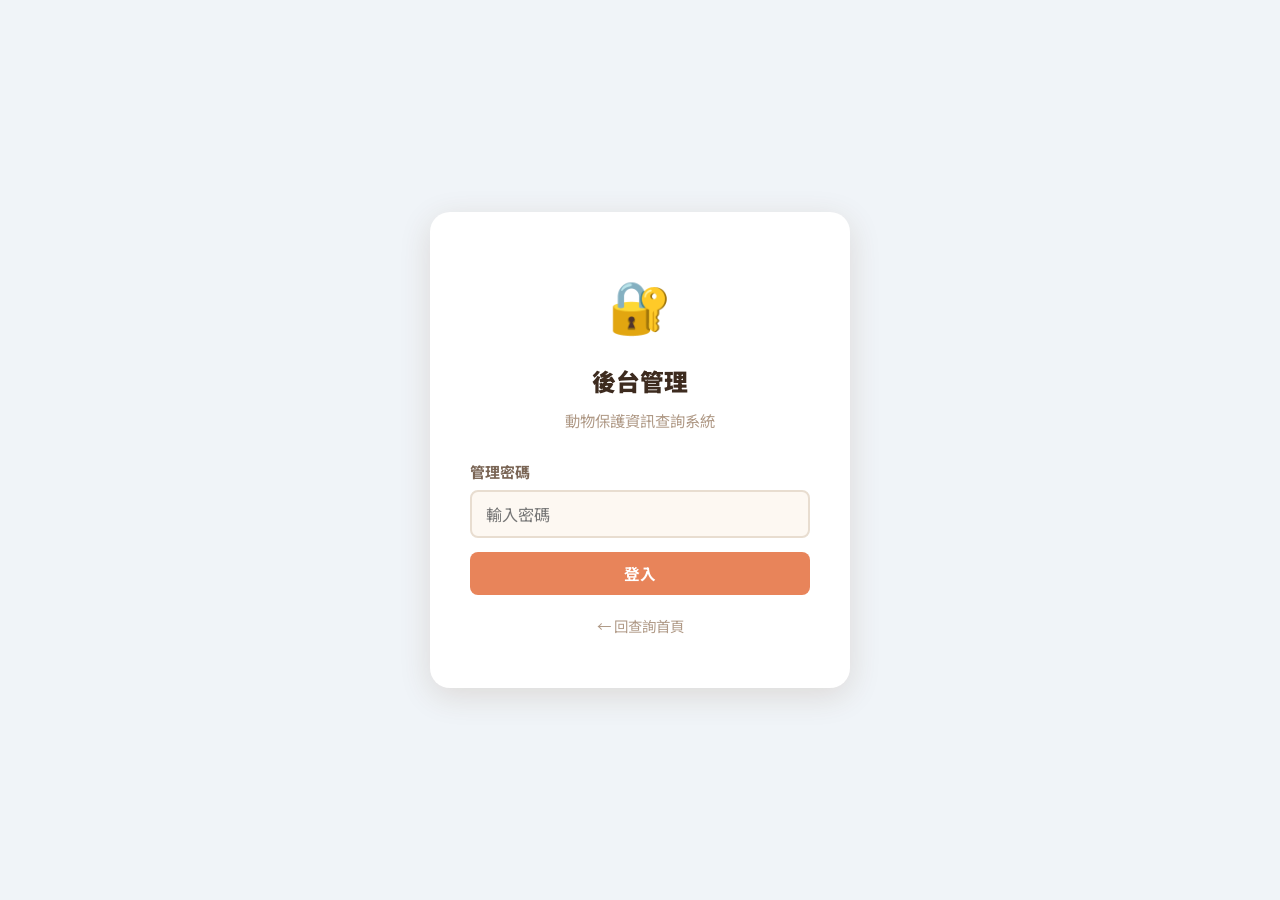
<file: admin.html>
<!DOCTYPE html>
<html lang="zh-TW">
<head>
  <meta charset="UTF-8">
  <meta name="viewport" content="width=device-width, initial-scale=1.0">
  <title>後台管理 · 動物保護資訊系統</title>
  <link rel="stylesheet" href="style.css">
</head>
<body class="admin-body">

<!-- Login Screen -->
<div class="admin-login" id="login-screen">
  <div class="login-card">
    <div class="login-icon">🔐</div>
    <div class="login-title">後台管理</div>
    <div class="login-sub">動物保護資訊查詢系統</div>
    <div class="form-group">
      <label>管理密碼</label>
      <input type="password" id="pw-input" placeholder="輸入密碼" autocomplete="current-password">
      <div class="error-msg" id="pw-error">密碼錯誤，請重試</div>
    </div>
    <button class="btn btn-primary btn-block" onclick="doLogin()">登入</button>
    <div style="margin-top:16px">
      <a href="index.html" style="font-size:0.85rem;color:var(--text-light)">← 回查詢首頁</a>
    </div>
  </div>
</div>

<!-- Admin Panel (hidden until login) -->
<div id="admin-panel" style="display:none">

  <!-- Header -->
  <header class="admin-header">
    <div class="admin-title">⚙ 後台管理 · 動物保護資訊系統</div>
    <div class="admin-actions">
      <button class="btn btn-success" onclick="exportJSON()">📥 匯出 JSON</button>
      <label class="btn btn-secondary" style="cursor:pointer">
        📤 匯入 JSON
        <input type="file" id="import-file" accept=".json" style="display:none" onchange="importJSON(this)">
      </label>
      <button class="btn btn-secondary" onclick="clearStorage()">🗑 清除暫存</button>
      <a href="index.html" class="btn btn-secondary">← 回首頁</a>
      <button class="btn btn-danger" onclick="doLogout()">登出</button>
    </div>
  </header>

  <!-- Layout -->
  <div class="admin-layout">

    <!-- Sidebar: County Select -->
    <div class="admin-sidebar">
      <div class="admin-sidebar-title">縣市</div>
      <div id="admin-county-nav"></div>
    </div>

    <!-- Main Content -->
    <div class="admin-content">

      <!-- Marquee Edit -->
      <div class="admin-section">
        <div class="admin-section-title">📢 跑馬燈文字</div>
        <div class="marquee-edit">
          <textarea id="marquee-input" placeholder="輸入跑馬燈公告文字…"></textarea>
          <button class="btn btn-primary" onclick="saveMarquee()">儲存</button>
        </div>
      </div>

      <!-- Topic & Items -->
      <div class="admin-section">
        <div class="admin-section-title" style="justify-content:space-between">
          <span>📚 主題與資料管理</span>
          <button class="btn btn-success" style="font-size:0.85rem;padding:6px 14px" onclick="openAddTopic()">＋ 新增主題</button>
        </div>
        <div class="topic-tree" id="admin-topic-tree"></div>
      </div>

    </div>
  </div>
</div>

<!-- Modal: Add/Edit Topic -->
<div class="modal-overlay hidden" id="modal-topic">
  <div class="modal">
    <div class="modal-title" id="modal-topic-title">新增主題</div>
    <div class="form-group">
      <label>主題名稱</label>
      <input type="text" id="topic-name-input" placeholder="例：服務時間與聯繫">
    </div>
    <div class="modal-actions">
      <button class="btn btn-secondary" onclick="closeModal('modal-topic')">取消</button>
      <button class="btn btn-primary" onclick="saveTopic()">儲存</button>
    </div>
  </div>
</div>

<!-- Modal: Confirm Delete -->
<div class="modal-overlay hidden" id="modal-confirm">
  <div class="modal" style="max-width:420px">
    <div class="modal-title">⚠ 確認刪除</div>
    <p id="confirm-msg" style="color:var(--text-sub);font-size:0.95rem;margin-bottom:10px"></p>
    <div class="modal-actions">
      <button class="btn btn-secondary" onclick="closeModal('modal-confirm')">取消</button>
      <button class="btn btn-danger" id="confirm-ok-btn">確認刪除</button>
    </div>
  </div>
</div>

<!-- Toast -->
<div class="toast" id="toast"></div>

<script>
(function() {
  let appData = null;
  let currentCountyId = null;
  let editingTopicIdx = null;
  let confirmCallback = null;

  /* ════════════════════════
     LOGIN
  ════════════════════════ */
  window.doLogin = function() {
    const pw = document.getElementById('pw-input').value;
    loadData(() => {
      const expected = (appData.settings && appData.settings.admin_password) || '1959';
      if (pw === expected) {
        document.getElementById('login-screen').style.display = 'none';
        document.getElementById('admin-panel').style.display = 'block';
        document.getElementById('pw-error').classList.remove('show');
        buildAdminUI();
      } else {
        document.getElementById('pw-error').classList.add('show');
        document.getElementById('pw-input').value = '';
        document.getElementById('pw-input').focus();
      }
    });
  };

  document.getElementById('pw-input').addEventListener('keydown', e => {
    if (e.key === 'Enter') doLogin();
  });

  window.doLogout = function() {
    document.getElementById('admin-panel').style.display = 'none';
    document.getElementById('login-screen').style.display = 'flex';
    document.getElementById('pw-input').value = '';
  };

  /* ════════════════════════
     DATA LOAD / SAVE
  ════════════════════════ */
  function loadData(cb) {
    if (appData) { cb && cb(); return; }
    const saved = localStorage.getItem('animalData');
    if (saved) {
      try { appData = JSON.parse(saved); cb && cb(); return; } catch(e) {}
    }
    fetch('data.json')
      .then(r => r.json())
      .then(d => { appData = d; cb && cb(); })
      .catch(() => {
        toast('無法載入資料', 'err');
        appData = { counties: [], settings: { admin_password: '1959', site_title: '動物保護資訊查詢系統' } };
        cb && cb();
      });
  }

  function saveData() {
    localStorage.setItem('animalData', JSON.stringify(appData));
    toast('已儲存至瀏覽器暫存', 'ok');
  }

  window.exportJSON = function() {
    if (!appData) return;
    const blob = new Blob([JSON.stringify(appData, null, 2)], { type: 'application/json' });
    const url = URL.createObjectURL(blob);
    const a = document.createElement('a');
    a.href = url;
    a.download = 'data.json';
    a.click();
    URL.revokeObjectURL(url);
    toast('已匯出 data.json', 'ok');
  };

  window.importJSON = function(input) {
    const file = input.files[0];
    if (!file) return;
    const reader = new FileReader();
    reader.onload = e => {
      try {
        appData = JSON.parse(e.target.result);
        saveData();
        buildAdminUI();
        toast('匯入成功', 'ok');
      } catch(err) {
        toast('JSON 格式錯誤', 'err');
      }
    };
    reader.readAsText(file);
    input.value = '';
  };

  window.clearStorage = function() {
    if (!confirm('確定清除瀏覽器暫存？清除後將重新讀取 data.json。')) return;
    localStorage.removeItem('animalData');
    appData = null;
    loadData(() => { buildAdminUI(); toast('已清除暫存', 'ok'); });
  };

  /* ════════════════════════
     BUILD UI
  ════════════════════════ */
  function buildAdminUI() {
    buildCountyNav();
    if (appData.counties && appData.counties.length > 0) {
      selectAdminCounty(currentCountyId || appData.counties[0].id);
    }
  }

  function buildCountyNav() {
    const nav = document.getElementById('admin-county-nav');
    nav.innerHTML = '';
    (appData.counties || []).forEach(c => {
      const btn = document.createElement('button');
      btn.className = 'admin-county-btn';
      btn.dataset.id = c.id;
      btn.style.backgroundColor = c.color || '#888';
      btn.textContent = c.name;
      btn.addEventListener('click', () => selectAdminCounty(c.id));
      nav.appendChild(btn);
    });
  }

  function selectAdminCounty(id) {
    currentCountyId = id;
    document.querySelectorAll('.admin-county-btn').forEach(b => {
      b.classList.toggle('active', b.dataset.id === id);
    });
    const county = getCounty();
    if (!county) return;
    document.getElementById('marquee-input').value = county.marquee || '';
    renderAdminTopics();
  }

  function getCounty() {
    return (appData.counties || []).find(c => c.id === currentCountyId);
  }

  /* ════════════════════════
     NORMALIZE IMAGES
     向下相容: image string → images array
  ════════════════════════ */
  function getImages(item) {
    if (item.images && Array.isArray(item.images)) return item.images;
    if (item.image && typeof item.image === 'string') return [item.image];
    return [];
  }

  /* ════════════════════════
     RENDER ADMIN TOPICS
  ════════════════════════ */
  function renderAdminTopics() {
    const county = getCounty();
    if (!county) return;
    const tree = document.getElementById('admin-topic-tree');
    tree.innerHTML = '';

    (county.topics || []).forEach((topic, ti) => {
      const node = document.createElement('div');
      node.className = 'topic-node';
      node.dataset.ti = ti;

      const hd = document.createElement('div');
      // Default open
      hd.className = 'topic-node-hd open';
      hd.innerHTML = `
        <span class="topic-node-title">${escHtml(topic.title)}</span>
        <span class="topic-node-count">${(topic.items||[]).length} 則</span>
        <span class="topic-node-arrow">▼</span>
        <div class="topic-node-actions">
          <button class="icon-btn edit" title="編輯主題名稱" onclick="event.stopPropagation();openEditTopic(${ti})">✏</button>
          <button class="icon-btn del" title="刪除主題" onclick="event.stopPropagation();deleteTopic(${ti})">🗑</button>
        </div>
      `;

      const itemList = document.createElement('div');
      // Default open
      itemList.className = 'item-list open';
      itemList.id = 'topic-items-' + ti;

      (topic.items || []).forEach((item, ii) => {
        itemList.appendChild(buildItemEntry(ti, ii, item));
      });

      // Add item button row (with inline form placeholder)
      const addRow = document.createElement('div');
      addRow.className = 'add-topic-row';
      addRow.id = 'add-row-' + ti;
      addRow.innerHTML = `<button class="btn btn-success" style="font-size:0.83rem;padding:6px 14px" onclick="openInlineAdd(${ti})">＋ 新增資料</button>`;
      itemList.appendChild(addRow);

      hd.addEventListener('click', () => {
        hd.classList.toggle('open');
        itemList.classList.toggle('open');
      });

      node.appendChild(hd);
      node.appendChild(itemList);
      tree.appendChild(node);
    });
  }

  /* ────────────────────────
     Build single item entry
  ──────────────────────── */
  function buildItemEntry(ti, ii, item) {
    const row = document.createElement('div');
    row.className = 'item-entry';
    row.id = `item-entry-${ti}-${ii}`;
    row.innerHTML = `
      <div class="item-entry-main">
        <span class="item-entry-q">${escHtml(item.question)}</span>
      </div>
      <div class="item-entry-actions">
        <button class="icon-btn edit" title="編輯" onclick="openInlineEdit(${ti},${ii})">✏</button>
        <button class="icon-btn del" title="刪除" onclick="deleteItem(${ti},${ii})">🗑</button>
      </div>
    `;
    return row;
  }

  /* ════════════════════════
     INLINE EDIT FORM
  ════════════════════════ */
  // pendingImages: { zoneId → [base64...] }
  const pendingImagesMap = {};

  function buildInlineForm(zoneId, item) {
    // item = null for add, object for edit
    const images = item ? getImages(item) : [];
    pendingImagesMap[zoneId] = [...images];

    const thumbsHtml = images.map((src, idx) =>
      `<div class="img-thumb-wrap" id="thumb-${zoneId}-${idx}">
        <img class="img-thumb" src="${escHtml(src)}" alt="圖片${idx+1}">
        <button type="button" class="img-thumb-del" onclick="removeInlineImage('${zoneId}',${idx})" title="移除">✕</button>
      </div>`
    ).join('');

    const zone = document.createElement('div');
    zone.className = 'inline-edit-zone';
    zone.id = zoneId;
    zone.innerHTML = `
      <div class="inline-edit-fields">
        <div class="form-group">
          <label>問題 / 標題</label>
          <input type="text" class="iez-question" placeholder="問題或標題" value="${escHtml(item ? item.question : '')}">
        </div>
        <div class="form-group">
          <label>回答 / 內容</label>
          <textarea class="iez-answer" rows="5" placeholder="詳細回答或說明…">${escHtml(item ? (item.answer || '') : '')}</textarea>
        </div>
        <div class="form-group">
          <label>電話（選填）</label>
          <input type="text" class="iez-phone" placeholder="04-1234567" value="${escHtml(item ? (item.phone || '') : '')}">
        </div>
        <div class="form-group">
          <label>連結（選填）</label>
          <input type="url" class="iez-link" placeholder="https://…" value="${escHtml(item ? (item.link || '') : '')}">
        </div>
        <div class="form-group">
          <label>圖片（可上傳多張）</label>
          <input type="file" class="iez-images" multiple accept="image/*">
          <div class="img-thumb-list" id="thumbs-${zoneId}">${thumbsHtml}</div>
        </div>
      </div>
      <div class="inline-edit-actions">
        <button type="button" class="btn btn-secondary" onclick="cancelInlineEdit('${zoneId}')">取消</button>
        <button type="button" class="btn btn-primary" onclick="saveInlineEdit('${zoneId}')">儲存</button>
      </div>
    `;

    // File input handler
    zone.querySelector('.iez-images').addEventListener('change', function() {
      const files = Array.from(this.files);
      const readers = files.map(f => new Promise(resolve => {
        const r = new FileReader();
        r.onload = e => resolve(e.target.result);
        r.readAsDataURL(f);
      }));
      Promise.all(readers).then(results => {
        pendingImagesMap[zoneId].push(...results);
        renderInlineThumbs(zoneId);
      });
      this.value = '';
    });

    return zone;
  }

  function renderInlineThumbs(zoneId) {
    const imgs = pendingImagesMap[zoneId] || [];
    const container = document.getElementById('thumbs-' + zoneId);
    if (!container) return;
    container.innerHTML = imgs.map((src, idx) =>
      `<div class="img-thumb-wrap">
        <img class="img-thumb" src="${escHtml(src)}" alt="圖片${idx+1}">
        <button type="button" class="img-thumb-del" onclick="removeInlineImage('${zoneId}',${idx})" title="移除">✕</button>
      </div>`
    ).join('');
  }

  window.removeInlineImage = function(zoneId, idx) {
    if (!pendingImagesMap[zoneId]) return;
    pendingImagesMap[zoneId].splice(idx, 1);
    renderInlineThumbs(zoneId);
  };

  /* ── Open inline edit for existing item ── */
  window.openInlineEdit = function(ti, ii) {
    // Close any other open inline zones first
    closeAllInlineZones();

    const county = getCounty();
    const item = county.topics[ti].items[ii];
    const zoneId = `iez-edit-${ti}-${ii}`;
    const entryEl = document.getElementById(`item-entry-${ti}-${ii}`);
    if (!entryEl) return;

    // Hide the entry row's actions temporarily by adding editing class
    entryEl.classList.add('editing');

    const zone = buildInlineForm(zoneId, item);
    zone.dataset.ti = ti;
    zone.dataset.ii = ii;
    zone.dataset.mode = 'edit';

    entryEl.insertAdjacentElement('afterend', zone);
    zone.querySelector('.iez-question').focus();
  };

  /* ── Open inline add at bottom of topic ── */
  window.openInlineAdd = function(ti) {
    closeAllInlineZones();

    const addRow = document.getElementById('add-row-' + ti);
    if (!addRow) return;

    const zoneId = `iez-add-${ti}`;
    const zone = buildInlineForm(zoneId, null);
    zone.dataset.ti = ti;
    zone.dataset.mode = 'add';

    addRow.insertAdjacentElement('beforebegin', zone);
    addRow.style.display = 'none';
    zone.querySelector('.iez-question').focus();
  };

  function closeAllInlineZones() {
    document.querySelectorAll('.inline-edit-zone').forEach(z => {
      const ti = z.dataset.ti;
      const ii = z.dataset.ii;
      const mode = z.dataset.mode;

      if (mode === 'edit' && ti !== undefined && ii !== undefined) {
        const entryEl = document.getElementById(`item-entry-${ti}-${ii}`);
        if (entryEl) entryEl.classList.remove('editing');
      }
      if (mode === 'add' && ti !== undefined) {
        const addRow = document.getElementById('add-row-' + ti);
        if (addRow) addRow.style.display = '';
      }
      delete pendingImagesMap[z.id];
      z.remove();
    });
  }

  window.cancelInlineEdit = function(zoneId) {
    const zone = document.getElementById(zoneId);
    if (!zone) return;
    const ti = zone.dataset.ti;
    const ii = zone.dataset.ii;
    const mode = zone.dataset.mode;

    if (mode === 'edit' && ti !== undefined && ii !== undefined) {
      const entryEl = document.getElementById(`item-entry-${ti}-${ii}`);
      if (entryEl) entryEl.classList.remove('editing');
    }
    if (mode === 'add' && ti !== undefined) {
      const addRow = document.getElementById('add-row-' + ti);
      if (addRow) addRow.style.display = '';
    }
    delete pendingImagesMap[zoneId];
    zone.remove();
  };

  window.saveInlineEdit = function(zoneId) {
    const zone = document.getElementById(zoneId);
    if (!zone) return;

    const question = zone.querySelector('.iez-question').value.trim();
    if (!question) { toast('請輸入問題/標題', 'err'); return; }

    const answer = zone.querySelector('.iez-answer').value.trim();
    const phone = zone.querySelector('.iez-phone').value.trim() || null;
    const link = zone.querySelector('.iez-link').value.trim() || null;
    const images = pendingImagesMap[zoneId] || [];

    const county = getCounty();
    const ti = parseInt(zone.dataset.ti);
    const mode = zone.dataset.mode;

    if (mode === 'add') {
      county.topics[ti].items = county.topics[ti].items || [];
      county.topics[ti].items.push({
        id: currentCountyId + '_item_' + Date.now(),
        question, answer, phone, link,
        images: images.length > 0 ? images : undefined
      });
    } else {
      const ii = parseInt(zone.dataset.ii);
      const item = county.topics[ti].items[ii];
      item.question = question;
      item.answer = answer;
      item.phone = phone;
      item.link = link;
      // Remove old single-image field, store as array
      delete item.image;
      item.images = images.length > 0 ? images : undefined;
    }

    saveData();
    // Clean up and re-render
    delete pendingImagesMap[zoneId];
    renderAdminTopics();
    // Re-expand this topic
    const hd = document.querySelector(`#admin-topic-tree .topic-node:nth-child(${ti+1}) .topic-node-hd`);
    const list = document.getElementById('topic-items-' + ti);
    if (hd && list) { hd.classList.add('open'); list.classList.add('open'); }
  };

  /* ════════════════════════
     MARQUEE
  ════════════════════════ */
  window.saveMarquee = function() {
    const county = getCounty();
    if (!county) return;
    county.marquee = document.getElementById('marquee-input').value;
    saveData();
  };

  /* ════════════════════════
     TOPIC CRUD (Modal)
  ════════════════════════ */
  window.openAddTopic = function() {
    editingTopicIdx = null;
    document.getElementById('modal-topic-title').textContent = '新增主題';
    document.getElementById('topic-name-input').value = '';
    openModal('modal-topic');
    setTimeout(() => document.getElementById('topic-name-input').focus(), 80);
  };

  window.openEditTopic = function(ti) {
    const county = getCounty();
    editingTopicIdx = ti;
    document.getElementById('modal-topic-title').textContent = '編輯主題名稱';
    document.getElementById('topic-name-input').value = county.topics[ti].title;
    openModal('modal-topic');
    setTimeout(() => document.getElementById('topic-name-input').focus(), 80);
  };

  window.saveTopic = function() {
    const name = document.getElementById('topic-name-input').value.trim();
    if (!name) { toast('請輸入主題名稱', 'err'); return; }
    const county = getCounty();
    if (editingTopicIdx === null) {
      county.topics = county.topics || [];
      const id = currentCountyId + '_topic_' + Date.now();
      county.topics.push({ id, title: name, items: [] });
    } else {
      county.topics[editingTopicIdx].title = name;
    }
    saveData();
    renderAdminTopics();
    closeModal('modal-topic');
  };

  window.deleteTopic = function(ti) {
    const county = getCounty();
    const topic = county.topics[ti];
    openConfirm(`確定刪除主題「${topic.title}」及其所有 ${(topic.items||[]).length} 筆資料？`, () => {
      county.topics.splice(ti, 1);
      saveData();
      renderAdminTopics();
    });
  };

  /* ════════════════════════
     ITEM DELETE
  ════════════════════════ */
  window.deleteItem = function(ti, ii) {
    const county = getCounty();
    const item = county.topics[ti].items[ii];
    openConfirm(`確定刪除「${item.question}」？`, () => {
      county.topics[ti].items.splice(ii, 1);
      saveData();
      renderAdminTopics();
      // Re-expand
      setTimeout(() => {
        const hd = document.querySelector(`#admin-topic-tree .topic-node:nth-child(${ti+1}) .topic-node-hd`);
        const list = document.getElementById('topic-items-' + ti);
        if (hd && list) { hd.classList.add('open'); list.classList.add('open'); }
      }, 50);
    });
  };

  /* ════════════════════════
     MODAL
  ════════════════════════ */
  window.openModal = function(id) {
    document.getElementById(id).classList.remove('hidden');
  };
  window.closeModal = function(id) {
    document.getElementById(id).classList.add('hidden');
  };

  document.querySelectorAll('.modal-overlay').forEach(overlay => {
    overlay.addEventListener('click', e => {
      if (e.target === overlay) overlay.classList.add('hidden');
    });
  });

  // Topic modal: Enter key
  document.getElementById('topic-name-input').addEventListener('keydown', e => {
    if (e.key === 'Enter') saveTopic();
  });

  function openConfirm(msg, cb) {
    confirmCallback = cb;
    document.getElementById('confirm-msg').textContent = msg;
    document.getElementById('confirm-ok-btn').onclick = () => {
      closeModal('modal-confirm');
      if (confirmCallback) confirmCallback();
    };
    openModal('modal-confirm');
  }

  /* ════════════════════════
     TOAST
  ════════════════════════ */
  let toastTimer;
  function toast(msg, type) {
    const el = document.getElementById('toast');
    el.textContent = msg;
    el.className = 'toast show ' + (type || '');
    clearTimeout(toastTimer);
    toastTimer = setTimeout(() => el.classList.remove('show'), 2500);
  }

  /* ════════════════════════
     HELPERS
  ════════════════════════ */
  function escHtml(s) {
    return String(s || '').replace(/&/g,'&amp;').replace(/</g,'&lt;').replace(/>/g,'&gt;').replace(/"/g,'&quot;');
  }

  window._adminToast = toast;

})();
</script>
</body>
</html>
</file>
<file: style.css>
/* ===== Google Fonts ===== */
@import url('https://fonts.googleapis.com/css2?family=Noto+Sans+TC:wght@400;500;700;900&display=swap');

/* ===== CSS Variables ===== */
:root {
  --bg: #fdf8f2;
  --surface: #ffffff;
  --surface-hover: #fef9f4;
  --border: #e8ddd0;
  --text: #3d2b1f;
  --text-sub: #7a6555;
  --text-light: #b09a87;
  --accent: #e8845a;
  --accent-light: #fde8dc;
  --accent-dark: #c96840;
  --shadow-sm: 0 2px 8px rgba(100,60,20,0.08);
  --shadow-md: 0 4px 16px rgba(100,60,20,0.12);
  --shadow-lg: 0 8px 32px rgba(100,60,20,0.14);
  --radius-sm: 8px;
  --radius-md: 14px;
  --radius-lg: 20px;
  --transition: 0.2s ease;
}

/* ===== Reset ===== */
*, *::before, *::after { box-sizing: border-box; margin: 0; padding: 0; }
html { font-size: 17px; scroll-behavior: smooth; }
body {
  font-family: 'Noto Sans TC', 'Microsoft JhengHei', sans-serif;
  background: var(--bg);
  color: var(--text);
  line-height: 1.7;
  min-height: 100vh;
}
a { color: var(--accent-dark); text-decoration: none; }
a:hover { text-decoration: underline; }

/* ===== Layout ===== */
.site-header {
  background: var(--surface);
  border-bottom: 2px solid var(--border);
  padding: 0 24px;
  position: sticky;
  top: 0;
  z-index: 100;
  box-shadow: var(--shadow-sm);
}
.header-inner {
  max-width: 1300px;
  margin: 0 auto;
  display: flex;
  align-items: center;
  gap: 20px;
  height: 68px;
}
.site-title {
  font-size: 1.2rem;
  font-weight: 900;
  color: var(--accent-dark);
  white-space: nowrap;
  letter-spacing: 0.02em;
}
.site-title span { color: var(--text); }
.search-wrap {
  flex: 1;
  max-width: 500px;
  position: relative;
}
.search-wrap input {
  width: 100%;
  padding: 10px 16px 10px 44px;
  border: 2px solid var(--border);
  border-radius: 50px;
  font-size: 1rem;
  font-family: inherit;
  background: var(--bg);
  color: var(--text);
  outline: none;
  transition: border-color var(--transition), box-shadow var(--transition);
}
.search-wrap input:focus {
  border-color: var(--accent);
  box-shadow: 0 0 0 3px rgba(232,132,90,0.15);
}
.search-icon {
  position: absolute;
  left: 14px;
  top: 50%;
  transform: translateY(-50%);
  font-size: 1.1rem;
  color: var(--text-light);
  pointer-events: none;
}
.btn-admin {
  padding: 8px 16px;
  background: var(--accent-light);
  color: var(--accent-dark);
  border: 1.5px solid var(--accent);
  border-radius: 50px;
  font-size: 0.88rem;
  font-weight: 700;
  font-family: inherit;
  cursor: pointer;
  transition: all var(--transition);
  white-space: nowrap;
  text-decoration: none;
  display: inline-block;
}
.btn-admin:hover { background: var(--accent); color: white; text-decoration: none; }

/* ===== Main Layout ===== */
.main-layout {
  max-width: 1300px;
  margin: 0 auto;
  display: grid;
  grid-template-columns: 190px 1fr;
  gap: 0;
  min-height: calc(100vh - 68px);
}

/* ===== Sidebar ===== */
.sidebar {
  padding: 20px 10px;
  border-right: 1.5px solid var(--border);
  background: var(--surface);
  position: sticky;
  top: 68px;
  height: calc(100vh - 68px);
  overflow-y: auto;
}
.sidebar-label {
  font-size: 0.75rem;
  font-weight: 700;
  color: var(--text-light);
  text-transform: uppercase;
  letter-spacing: 0.1em;
  padding: 0 8px;
  margin-bottom: 10px;
}
.county-btn {
  display: block;
  width: 100%;
  padding: 10px 14px;
  margin-bottom: 6px;
  border: 2.5px solid transparent;
  border-radius: var(--radius-sm);
  font-family: inherit;
  font-size: 0.95rem;
  font-weight: 700;
  cursor: pointer;
  text-align: left;
  transition: all var(--transition);
  color: white;
  position: relative;
}
.county-btn:hover { opacity: 0.88; }
.county-btn.active {
  box-shadow: 0 4px 14px rgba(0,0,0,0.22);
  transform: translateX(4px);
  border-color: rgba(255,255,255,0.5);
}
.sidebar-footer {
  padding: 14px 8px 0;
  border-top: 1px solid var(--border);
  margin-top: 18px;
}
.sidebar-footer a {
  display: block;
  text-align: center;
  font-size: 0.8rem;
  color: var(--text-light);
  padding: 6px;
  border-radius: var(--radius-sm);
  transition: all var(--transition);
}
.sidebar-footer a:hover {
  color: var(--accent-dark);
  background: var(--accent-light);
  text-decoration: none;
}

/* ===== Content Area ===== */
.content-area { padding: 24px 28px; min-width: 0; }

/* ===== Marquee ===== */
.marquee-wrap {
  background: linear-gradient(135deg, var(--accent-light), #fff8f0);
  border: 1.5px solid #f0c9b0;
  border-radius: var(--radius-md);
  padding: 10px 16px;
  margin-bottom: 22px;
  overflow: hidden;
  display: flex;
  align-items: center;
  gap: 10px;
}
.marquee-label {
  font-size: 0.78rem;
  font-weight: 700;
  background: var(--accent);
  color: white;
  padding: 3px 10px;
  border-radius: 50px;
  flex-shrink: 0;
  white-space: nowrap;
}
.marquee-track { overflow: hidden; flex: 1; }
.marquee-inner {
  display: flex;
  white-space: nowrap;
  animation: marquee-scroll 28s linear infinite;
  font-size: 0.92rem;
  color: var(--text-sub);
  font-weight: 500;
}
.marquee-inner span { padding-right: 80px; }
@keyframes marquee-scroll {
  0% { transform: translateX(0); }
  100% { transform: translateX(-50%); }
}

/* ===== County Header ===== */
.county-header {
  display: flex;
  align-items: center;
  gap: 12px;
  margin-bottom: 20px;
}
.county-color-bar {
  width: 6px;
  height: 38px;
  border-radius: 3px;
  flex-shrink: 0;
}
.county-name-h {
  font-size: 1.5rem;
  font-weight: 900;
  color: var(--text);
}
.county-meta {
  font-size: 0.83rem;
  color: var(--text-light);
  margin-left: auto;
}

/* ===== Topic Sections ===== */
.topics-list { display: flex; flex-direction: column; gap: 12px; }
.topic-section {
  background: var(--surface);
  border: 1.5px solid var(--border);
  border-radius: var(--radius-md);
  overflow: hidden;
  box-shadow: var(--shadow-sm);
  transition: box-shadow var(--transition);
}
.topic-section:hover { box-shadow: var(--shadow-md); }
.topic-header {
  display: flex;
  align-items: center;
  gap: 10px;
  padding: 13px 18px;
  cursor: pointer;
  user-select: none;
  transition: background var(--transition);
}
.topic-header:hover { background: var(--surface-hover); }
.topic-header.open { background: #fff5ee; }
.topic-dot {
  width: 9px;
  height: 9px;
  border-radius: 50%;
  flex-shrink: 0;
}
.topic-title {
  font-size: 1rem;
  font-weight: 700;
  flex: 1;
  color: var(--text);
}
.topic-count {
  font-size: 0.77rem;
  color: var(--text-light);
  background: var(--bg);
  padding: 2px 8px;
  border-radius: 50px;
  border: 1px solid var(--border);
}
.topic-chevron {
  font-size: 0.8rem;
  color: var(--text-light);
  transition: transform var(--transition);
}
.topic-header.open .topic-chevron { transform: rotate(180deg); }
.topic-body { display: none; border-top: 1px solid var(--border); }
.topic-body.open { display: block; }

/* ===== Item Accordion ===== */
.item-row {
  border-bottom: 1px solid var(--border);
}
.item-row:last-child { border-bottom: none; }
.item-question {
  display: flex;
  align-items: flex-start;
  gap: 10px;
  padding: 12px 18px;
  cursor: pointer;
  user-select: none;
  transition: background var(--transition);
}
.item-question:hover { background: #fafafa; }
.item-question.open { background: #fff5ee; }
.item-q-badge {
  width: 22px;
  height: 22px;
  border-radius: 50%;
  background: var(--accent-light);
  color: var(--accent-dark);
  font-size: 0.75rem;
  font-weight: 900;
  display: flex;
  align-items: center;
  justify-content: center;
  flex-shrink: 0;
  margin-top: 1px;
}
.item-question.open .item-q-badge { background: var(--accent); color: white; }
.item-q-text { flex: 1; font-size: 0.95rem; font-weight: 500; line-height: 1.5; color: var(--text); }
.item-question.open .item-q-text { font-weight: 700; color: var(--accent-dark); }
.item-chevron {
  font-size: 0.78rem;
  color: var(--text-light);
  transition: transform var(--transition);
  margin-top: 3px;
  flex-shrink: 0;
}
.item-question.open .item-chevron { transform: rotate(180deg); }
.item-answer {
  display: none;
  padding: 14px 18px 18px 50px;
  background: #fffaf6;
  border-top: 1px solid #f0e6da;
}
.item-answer.open { display: block; }
.answer-text {
  font-size: 0.93rem;
  color: var(--text-sub);
  white-space: pre-line;
  line-height: 1.85;
  margin-bottom: 10px;
}
.answer-meta { display: flex; flex-wrap: wrap; gap: 8px; margin-top: 10px; }
.meta-chip {
  display: inline-flex;
  align-items: center;
  gap: 5px;
  padding: 4px 12px;
  border-radius: 50px;
  font-size: 0.82rem;
  font-weight: 500;
}
.meta-chip.phone { background: #e8f5e9; color: #2e7d32; border: 1px solid #a5d6a7; }
.meta-chip.phone:hover { background: #c8e6c9; text-decoration: none; }
.meta-chip.link { background: #e3f2fd; color: #1565c0; border: 1px solid #90caf9; }
.meta-chip.link:hover { background: #bbdefb; text-decoration: none; }
.answer-image { max-width: 100%; border-radius: var(--radius-sm); margin-top: 10px; display: block; }

mark.hl { background: #fff176; color: var(--text); border-radius: 2px; padding: 0 1px; }

/* ===== Search ===== */
#search-results-area { display: none; }
#search-results-area.active { display: block; }
#county-view { display: block; }
#county-view.hidden { display: none; }

.search-header {
  display: flex;
  align-items: center;
  gap: 12px;
  margin-bottom: 18px;
  flex-wrap: wrap;
}
.search-title { font-size: 1.15rem; font-weight: 700; }
.search-badge {
  font-size: 0.85rem;
  color: var(--text-light);
  background: var(--bg);
  border: 1px solid var(--border);
  padding: 3px 12px;
  border-radius: 50px;
}
.search-result-card {
  background: var(--surface);
  border: 1.5px solid var(--border);
  border-radius: var(--radius-md);
  margin-bottom: 10px;
  overflow: hidden;
  box-shadow: var(--shadow-sm);
}
.src-meta {
  display: flex;
  align-items: center;
  gap: 8px;
  padding: 9px 14px;
  border-bottom: 1px solid var(--border);
  background: var(--bg);
  flex-wrap: wrap;
}
.county-tag {
  font-size: 0.77rem;
  font-weight: 700;
  padding: 2px 10px;
  border-radius: 50px;
  color: white;
  white-space: nowrap;
}
.topic-tag { font-size: 0.82rem; color: var(--text-sub); font-weight: 500; }
.src-q {
  padding: 12px 14px 6px;
  font-size: 0.97rem;
  font-weight: 700;
  color: var(--text);
}
.src-a {
  padding: 0 14px 14px;
  font-size: 0.9rem;
  color: var(--text-sub);
  white-space: pre-line;
  line-height: 1.7;
}
.no-results {
  text-align: center;
  padding: 60px 20px;
  color: var(--text-light);
}
.no-results .big { font-size: 2.5rem; margin-bottom: 10px; }

/* ===== Loading ===== */
.loading {
  display: flex;
  align-items: center;
  justify-content: center;
  gap: 10px;
  padding: 60px 20px;
  color: var(--text-light);
}
.spinner {
  width: 24px; height: 24px;
  border: 3px solid var(--border);
  border-top-color: var(--accent);
  border-radius: 50%;
  animation: spin 0.8s linear infinite;
}
@keyframes spin { to { transform: rotate(360deg); } }

/* ===== Scrollbar ===== */
::-webkit-scrollbar { width: 6px; }
::-webkit-scrollbar-track { background: var(--bg); }
::-webkit-scrollbar-thumb { background: var(--border); border-radius: 3px; }
::-webkit-scrollbar-thumb:hover { background: var(--accent); }

/* ===== Footer ===== */
.site-footer {
  text-align: center;
  padding: 20px;
  font-size: 0.82rem;
  color: var(--text-light);
  border-top: 1px solid var(--border);
  background: var(--surface);
  margin-top: 40px;
}

/* ===== Responsive ===== */
@media (max-width: 820px) {
  html { font-size: 16px; }
  .main-layout { grid-template-columns: 1fr; }
  .sidebar {
    position: static;
    height: auto;
    border-right: none;
    border-bottom: 2px solid var(--border);
    padding: 12px;
    display: flex;
    flex-wrap: nowrap;
    gap: 8px;
    overflow-x: auto;
    align-items: center;
  }
  .sidebar-label, .sidebar-footer { display: none; }
  .county-btn { margin-bottom: 0; white-space: nowrap; flex-shrink: 0; padding: 9px 16px; }
  .county-btn.active { transform: none; box-shadow: 0 2px 8px rgba(0,0,0,0.2); }
  .content-area { padding: 16px; }
  .header-inner { height: 58px; }
  .site-title { font-size: 1rem; }
}
@media (max-width: 480px) {
  .search-wrap { max-width: none; }
  .site-title { display: none; }
}

/* ===========================
   ADMIN STYLES
=========================== */
.admin-body { background: #f0f4f8; min-height: 100vh; }

.admin-login {
  display: flex; align-items: center; justify-content: center;
  min-height: 100vh; padding: 20px;
}
.login-card {
  background: white; border-radius: var(--radius-lg);
  padding: 48px 40px; max-width: 420px; width: 100%;
  box-shadow: var(--shadow-lg); text-align: center;
}
.login-icon { font-size: 3rem; margin-bottom: 14px; }
.login-title { font-size: 1.4rem; font-weight: 900; color: var(--text); margin-bottom: 6px; }
.login-sub { font-size: 0.9rem; color: var(--text-light); margin-bottom: 26px; }

/* Form */
.form-group { margin-bottom: 14px; text-align: left; }
.form-group label { display: block; font-size: 0.88rem; font-weight: 700; color: var(--text-sub); margin-bottom: 5px; }
.form-group input, .form-group textarea, .form-group select {
  width: 100%; padding: 10px 14px;
  border: 2px solid var(--border); border-radius: var(--radius-sm);
  font-family: inherit; font-size: 0.95rem; color: var(--text);
  background: var(--bg); outline: none;
  transition: border-color var(--transition);
}
.form-group input:focus, .form-group textarea:focus, .form-group select:focus {
  border-color: var(--accent);
}
.form-group textarea { resize: vertical; min-height: 90px; }

/* Buttons */
.btn {
  padding: 10px 20px; border-radius: var(--radius-sm);
  font-family: inherit; font-size: 0.92rem; font-weight: 700;
  cursor: pointer; border: none; transition: all var(--transition);
  display: inline-flex; align-items: center; gap: 6px;
}
.btn-primary { background: var(--accent); color: white; }
.btn-primary:hover { background: var(--accent-dark); }
.btn-secondary { background: #e9ecef; color: var(--text); border: 1px solid #dee2e6; }
.btn-secondary:hover { background: #dee2e6; }
.btn-danger { background: #ffebee; color: #c62828; border: 1px solid #ef9a9a; }
.btn-danger:hover { background: #ffcdd2; }
.btn-success { background: #e8f5e9; color: #2e7d32; border: 1px solid #a5d6a7; }
.btn-success:hover { background: #c8e6c9; }
.btn-block { width: 100%; justify-content: center; }

/* Admin Header */
.admin-header {
  background: white; padding: 14px 24px;
  border-bottom: 2px solid var(--border);
  display: flex; align-items: center; justify-content: space-between;
  position: sticky; top: 0; z-index: 100; box-shadow: var(--shadow-sm);
  flex-wrap: wrap; gap: 10px;
}
.admin-title { font-weight: 900; font-size: 1.1rem; color: var(--accent-dark); }
.admin-actions { display: flex; gap: 8px; align-items: center; flex-wrap: wrap; }

/* Admin Layout */
.admin-layout {
  max-width: 1100px; margin: 0 auto; padding: 24px;
  display: grid; grid-template-columns: 190px 1fr; gap: 20px;
}
.admin-sidebar {
  background: white; border-radius: var(--radius-md);
  padding: 16px; box-shadow: var(--shadow-sm);
  height: fit-content; position: sticky; top: 76px;
}
.admin-sidebar-title {
  font-size: 0.78rem; font-weight: 700; color: var(--text-light);
  text-transform: uppercase; letter-spacing: 0.1em; margin-bottom: 10px;
}
.admin-county-btn {
  display: block; width: 100%; padding: 9px 12px; margin-bottom: 5px;
  border: none; border-radius: var(--radius-sm);
  font-family: inherit; font-size: 0.9rem; font-weight: 700;
  cursor: pointer; text-align: left; transition: all var(--transition); color: white;
}
.admin-county-btn.active { outline: 3px solid rgba(0,0,0,0.3); outline-offset: 1px; }

/* Admin Content */
.admin-content { display: flex; flex-direction: column; gap: 16px; }
.admin-section {
  background: white; border-radius: var(--radius-md);
  padding: 20px; box-shadow: var(--shadow-sm);
}
.admin-section-title {
  font-size: 1rem; font-weight: 700; margin-bottom: 16px;
  color: var(--text); display: flex; align-items: center; gap: 8px;
  border-bottom: 1px solid var(--border); padding-bottom: 10px;
}

/* Marquee Edit */
.marquee-edit { display: flex; gap: 10px; align-items: flex-start; }
.marquee-edit textarea { flex: 1; min-height: 60px; }

/* Topic Tree */
.topic-tree { display: flex; flex-direction: column; gap: 6px; }
.topic-node {
  border: 1.5px solid var(--border); border-radius: var(--radius-sm); overflow: hidden;
}
.topic-node-hd {
  display: flex; align-items: center; gap: 8px;
  padding: 10px 14px; background: var(--bg);
  cursor: pointer; user-select: none;
  transition: background var(--transition);
}
.topic-node-hd:hover { background: #f0ebe4; }
.topic-node-hd.open { background: #fff5ee; }
.topic-node-title { font-size: 0.92rem; font-weight: 700; flex: 1; color: var(--text); }
.topic-node-count { font-size: 0.78rem; color: var(--text-light); }
.topic-node-arrow { font-size: 0.78rem; color: var(--text-light); transition: transform var(--transition); }
.topic-node-hd.open .topic-node-arrow { transform: rotate(180deg); }
.topic-node-actions { display: flex; gap: 4px; }
.icon-btn {
  width: 28px; height: 28px; border-radius: 6px; border: none;
  font-size: 0.88rem; cursor: pointer; transition: all var(--transition);
  display: flex; align-items: center; justify-content: center;
}
.icon-btn.edit { background: #e3f2fd; color: #1565c0; }
.icon-btn.edit:hover { background: #90caf9; }
.icon-btn.del { background: #ffebee; color: #c62828; }
.icon-btn.del:hover { background: #ffcdd2; }
.icon-btn.add { background: #e8f5e9; color: #2e7d32; }
.icon-btn.add:hover { background: #a5d6a7; }
.icon-btn.up { background: #f3e5f5; color: #6a1b9a; }
.icon-btn.up:hover { background: #ce93d8; }

.item-list {
  display: none; padding: 8px;
  flex-direction: column; gap: 4px;
  background: white;
}
.item-list.open { display: flex; }
.item-entry {
  display: flex; align-items: flex-start; gap: 8px;
  padding: 8px 10px; border: 1px solid var(--border);
  border-radius: var(--radius-sm); background: white;
  transition: background var(--transition);
}
.item-entry:hover { background: var(--surface-hover); }
.item-entry-q {
  flex: 1; font-size: 0.87rem; color: var(--text);
  line-height: 1.4; cursor: default;
}
.item-entry-actions { display: flex; gap: 4px; flex-shrink: 0; }
.add-topic-row {
  padding: 10px 14px; border-top: 1px solid var(--border);
  background: white;
}

/* Modal */
.modal-overlay {
  position: fixed; inset: 0; background: rgba(0,0,0,0.45);
  z-index: 1000; display: flex; align-items: flex-start;
  justify-content: center; padding: 30px 16px; overflow-y: auto;
}
.modal-overlay.hidden { display: none; }
.modal {
  background: white; border-radius: var(--radius-lg);
  padding: 28px; max-width: 640px; width: 100%;
  box-shadow: 0 20px 60px rgba(0,0,0,0.25); margin: auto;
}
.modal-title { font-size: 1.1rem; font-weight: 900; margin-bottom: 20px; color: var(--text); }
.modal-actions { display: flex; gap: 8px; justify-content: flex-end; margin-top: 20px; flex-wrap: wrap; }

/* Toast */
.toast {
  position: fixed; bottom: 24px; right: 24px;
  background: var(--text); color: white;
  padding: 12px 20px; border-radius: var(--radius-sm);
  font-size: 0.9rem; font-weight: 500;
  z-index: 9999; opacity: 0; transform: translateY(10px);
  transition: all 0.3s ease; pointer-events: none;
}
.toast.show { opacity: 1; transform: translateY(0); }
.toast.ok { background: #2e7d32; }
.toast.err { background: #c62828; }

/* Error msg */
.error-msg { font-size: 0.88rem; color: #c62828; margin-top: 6px; display: none; }
.error-msg.show { display: block; }

/* ===== Inline Edit Zone ===== */
.item-entry-main { flex: 1; min-width: 0; }
.item-entry.editing { opacity: 0.45; pointer-events: none; }

.inline-edit-zone {
  border: 2px solid var(--accent);
  border-radius: var(--radius-sm);
  background: #fffaf6;
  margin: 4px 0 8px 0;
  overflow: hidden;
  box-shadow: 0 2px 12px rgba(232,132,90,0.15);
  animation: iez-in 0.15s ease;
}
@keyframes iez-in {
  from { opacity: 0; transform: translateY(-6px); }
  to   { opacity: 1; transform: translateY(0); }
}
.inline-edit-fields {
  padding: 16px 16px 4px;
  display: flex;
  flex-direction: column;
  gap: 0;
}
.inline-edit-fields .form-group { margin-bottom: 12px; }
.inline-edit-fields .form-group label {
  font-size: 0.82rem;
  font-weight: 700;
  color: var(--text-sub);
  margin-bottom: 4px;
}
.inline-edit-fields input,
.inline-edit-fields textarea {
  font-size: 0.92rem;
  padding: 8px 12px;
}
.inline-edit-actions {
  display: flex;
  gap: 8px;
  justify-content: flex-end;
  padding: 10px 16px 14px;
  border-top: 1px solid var(--accent-light);
  background: #fff5ee;
}

/* ===== Image Thumbnails ===== */
.img-thumb-list {
  display: flex;
  flex-wrap: wrap;
  gap: 8px;
  margin-top: 8px;
}
.img-thumb-wrap {
  position: relative;
  width: 72px;
  height: 72px;
  border-radius: var(--radius-sm);
  overflow: hidden;
  border: 2px solid var(--border);
  flex-shrink: 0;
}
.img-thumb {
  width: 100%;
  height: 100%;
  object-fit: cover;
  display: block;
}
.img-thumb-del {
  position: absolute;
  top: 2px;
  right: 2px;
  width: 20px;
  height: 20px;
  border-radius: 50%;
  background: rgba(198,40,40,0.85);
  color: white;
  border: none;
  font-size: 0.7rem;
  line-height: 1;
  cursor: pointer;
  display: flex;
  align-items: center;
  justify-content: center;
  padding: 0;
  transition: background var(--transition);
}
.img-thumb-del:hover { background: #c62828; }

/* Multiple answer images in index */
.answer-images { display: flex; flex-wrap: wrap; gap: 8px; margin-top: 10px; }
.answer-image { max-width: 100%; border-radius: var(--radius-sm); margin-top: 10px; display: block; }

@media (max-width: 760px) {
  .admin-layout { grid-template-columns: 1fr; padding: 12px; gap: 12px; }
  .admin-sidebar { position: static; display: flex; gap: 8px; flex-wrap: wrap; }
  .admin-header { padding: 12px 16px; }
  .modal { padding: 20px; }
  .login-card { padding: 32px 24px; }
}
</file>
